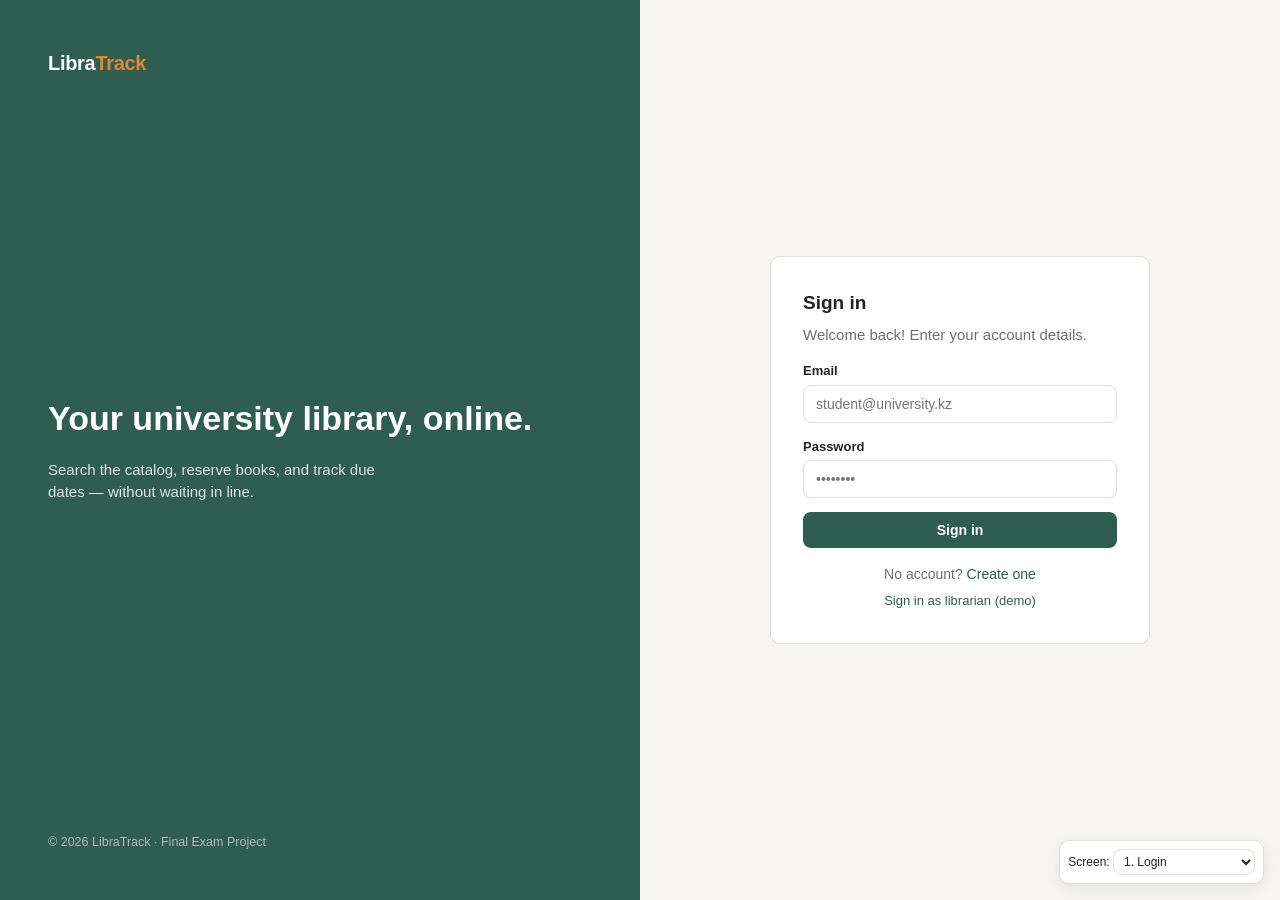
<file: docs/prototype/index.html>
<!doctype html>
<html lang="en">
<head>
<meta charset="utf-8">
<meta name="viewport" content="width=device-width, initial-scale=1">
<title>LibraTrack Prototype</title>
<style>
  :root {
    --primary: #2f5d50;
    --primary-dark: #22463c;
    --primary-soft: #e6efeb;
    --accent: #d98b3a;
    --bg: #f6f5f1;
    --surface: #ffffff;
    --text: #1f2421;
    --muted: #6b726e;
    --border: #e1dfd8;
    --danger: #b4443a;
    --ok: #2f7d4f;
    --radius: 10px;
    --font: "Inter", -apple-system, BlinkMacSystemFont, "Segoe UI", Roboto, sans-serif;
  }
  @media (prefers-color-scheme: dark) {
    :root:not([data-theme="light"]) {
      --primary: #5fa38f; --primary-dark: #4b8a77; --primary-soft: #23352f;
      --bg: #151816; --surface: #1e2220; --text: #e8ebe9; --muted: #9aa39e; --border: #323835;
    }
  }
  :root[data-theme="dark"] {
    --primary: #5fa38f; --primary-dark: #4b8a77; --primary-soft: #23352f;
    --bg: #151816; --surface: #1e2220; --text: #e8ebe9; --muted: #9aa39e; --border: #323835;
  }
  .input, select, textarea { background: var(--surface) !important; }
  .auth .side { background: #2f5d50 !important; }
  * { box-sizing: border-box; }
  body { margin: 0; font-family: var(--font); background: var(--bg); color: var(--text); font-size: 15px; line-height: 1.5; }
  a { color: var(--primary); text-decoration: none; cursor: pointer; }
  h1 { font-size: 26px; margin: 0 0 4px; }
  h2 { font-size: 19px; margin: 0 0 12px; }
  .muted { color: var(--muted); }
  .screen { display: none; min-height: 100vh; }
  .screen.active { display: block; }

  .btn { display: inline-flex; align-items: center; justify-content: center; gap: 6px; border: 0; border-radius: 8px; padding: 10px 18px; font: 600 14px var(--font); cursor: pointer; background: var(--primary); color: #fff; }
  .btn:hover { background: var(--primary-dark); }
  .btn.secondary { background: var(--surface); color: var(--primary); border: 1px solid var(--primary); }
  .btn.ghost { background: transparent; color: var(--muted); }
  .btn.danger { background: var(--danger); }
  .btn.block { width: 100%; }
  .field { display: block; margin-bottom: 14px; }
  .field span { display: block; font-size: 13px; font-weight: 600; margin-bottom: 4px; }
  .input, select, textarea { width: 100%; padding: 10px 12px; border: 1px solid var(--border); border-radius: 8px; font: 14px var(--font); background: #fff; color: var(--text); }
  .card { background: var(--surface); border: 1px solid var(--border); border-radius: var(--radius); padding: 20px; }
  .badge { display: inline-block; font-size: 12px; font-weight: 600; padding: 2px 10px; border-radius: 999px; }
  .badge.ok { background: #e3f2e8; color: var(--ok); }
  .badge.warn { background: #fbeedd; color: #a8641f; }
  .badge.danger { background: #f6e1df; color: var(--danger); }

  .auth { display: grid; grid-template-columns: 1fr 1fr; min-height: 100vh; }
  .auth .side { background: var(--primary); color: #fff; padding: 48px; display: flex; flex-direction: column; justify-content: space-between; }
  .auth .side p { opacity: .85; max-width: 360px; }
  .auth .form { display: flex; align-items: center; justify-content: center; padding: 32px 16px; }
  .auth .form .card { width: 100%; max-width: 380px; padding: 32px; }
  .logo { font-weight: 800; font-size: 20px; letter-spacing: -.3px; }
  .logo b { color: var(--accent); }

  .topbar { background: var(--surface); border-bottom: 1px solid var(--border); padding: 0 24px; height: 60px; display: flex; align-items: center; gap: 28px; position: sticky; top: 0; z-index: 2; }
  .topbar .logo { color: var(--primary); }
  .topbar nav { display: flex; gap: 4px; flex: 1; }
  .topbar nav a { padding: 8px 12px; border-radius: 8px; color: var(--muted); font-weight: 600; font-size: 14px; }
  .topbar nav a.on { background: var(--primary-soft); color: var(--primary); }
  .avatar { width: 34px; height: 34px; border-radius: 50%; background: var(--accent); color: #fff; display: grid; place-items: center; font-weight: 700; font-size: 13px; }
  .page { max-width: 1100px; margin: 0 auto; padding: 28px 24px 60px; }
  .page-head { display: flex; justify-content: space-between; align-items: flex-end; gap: 16px; margin-bottom: 20px; flex-wrap: wrap; }

  .filters { display: flex; gap: 10px; margin-bottom: 20px; flex-wrap: wrap; }
  .filters .input { flex: 1; min-width: 200px; }
  .filters select { width: 180px; }
  .grid { display: grid; grid-template-columns: repeat(auto-fill, minmax(190px, 1fr)); gap: 18px; }
  .book { background: var(--surface); border: 1px solid var(--border); border-radius: var(--radius); overflow: hidden; cursor: pointer; transition: transform .15s; }
  .book:hover { transform: translateY(-3px); }
  .cover { height: 200px; display: grid; place-items: center; color: #fff; font-weight: 700; text-align: center; padding: 16px; font-size: 16px; }
  .book .meta { padding: 12px 14px; }
  .book .meta div { font-weight: 600; font-size: 14px; }
  .book .meta small { color: var(--muted); }

  .detail { display: grid; grid-template-columns: 260px 1fr; gap: 32px; }
  .detail .cover { height: 360px; border-radius: var(--radius); font-size: 22px; }
  .kv { display: grid; grid-template-columns: 140px 1fr; gap: 6px 12px; margin: 16px 0; font-size: 14px; }
  .kv dt { color: var(--muted); }
  .kv dd { margin: 0; }

  table { width: 100%; border-collapse: collapse; font-size: 14px; }
  th { text-align: left; color: var(--muted); font-weight: 600; font-size: 12px; text-transform: uppercase; letter-spacing: .4px; padding: 10px 12px; border-bottom: 1px solid var(--border); }
  td { padding: 12px; border-bottom: 1px solid var(--border); }
  .stats { display: grid; grid-template-columns: repeat(4, 1fr); gap: 14px; margin-bottom: 20px; }
  .stat .n { font-size: 26px; font-weight: 800; }
  .stat .l { color: var(--muted); font-size: 13px; }

  .modal-bg { position: fixed; inset: 0; background: rgba(20,25,22,.45); display: none; align-items: center; justify-content: center; z-index: 10; padding: 16px; }
  .modal-bg.show { display: flex; }
  .modal-bg .card { max-width: 420px; width: 100%; }
  .toast { position: fixed; bottom: 24px; left: 50%; transform: translateX(-50%); background: var(--text); color: #fff; padding: 12px 20px; border-radius: 8px; display: none; z-index: 11; font-size: 14px; }
  .toast.show { display: block; }

  .proto-nav { position: fixed; right: 16px; bottom: 16px; background: var(--surface); border: 1px solid var(--border); border-radius: 10px; padding: 8px; font-size: 12px; z-index: 5; box-shadow: 0 4px 14px rgba(0,0,0,.08); }
  .proto-nav select { width: auto; padding: 4px 6px; font-size: 12px; }

  @media (max-width: 760px) {
    .auth { grid-template-columns: 1fr; }
    .auth .side { display: none; }
    .detail { grid-template-columns: 1fr; }
    .stats { grid-template-columns: repeat(2, 1fr); }
    .topbar { gap: 12px; padding: 0 16px; overflow-x: auto; }
    .page { padding: 20px 16px 60px; }
    .table-wrap { overflow-x: auto; }
  }
</style>
</head>
<body>

<section class="screen" id="login">
  <div class="auth">
    <div class="side">
      <div class="logo">Libra<b>Track</b></div>
      <div>
        <h1 style="font-size:34px">Your university library, online.</h1>
        <p>Search the catalog, reserve books, and track due dates — without waiting in line.</p>
      </div>
      <small style="opacity:.6">© 2026 LibraTrack · Final Exam Project</small>
    </div>
    <div class="form">
      <div class="card">
        <h2>Sign in</h2>
        <p class="muted" style="margin-top:-6px">Welcome back! Enter your account details.</p>
        <label class="field"><span>Email</span><input class="input" placeholder="student@university.kz"></label>
        <label class="field"><span>Password</span><input class="input" type="password" placeholder="••••••••"></label>
        <button class="btn block" data-go="catalog">Sign in</button>
        <p class="muted" style="text-align:center;margin:16px 0 0;font-size:14px">No account? <a data-go="register">Create one</a></p>
        <p style="text-align:center;margin:6px 0 0;font-size:13px"><a data-go="admin">Sign in as librarian (demo)</a></p>
      </div>
    </div>
  </div>
</section>

<section class="screen" id="register">
  <div class="auth">
    <div class="side">
      <div class="logo">Libra<b>Track</b></div>
      <div>
        <h1 style="font-size:34px">Join in less than a minute.</h1>
        <p>Create a reader account with your university email to start borrowing.</p>
      </div>
      <small style="opacity:.6">© 2026 LibraTrack · Final Exam Project</small>
    </div>
    <div class="form">
      <div class="card">
        <h2>Create account</h2>
        <label class="field"><span>Full name</span><input class="input" placeholder="Aruzhan Bekova"></label>
        <label class="field"><span>Email</span><input class="input" placeholder="student@university.kz"></label>
        <label class="field"><span>Student ID</span><input class="input" placeholder="220103XXX"></label>
        <label class="field"><span>Password</span><input class="input" type="password" placeholder="At least 8 characters"></label>
        <button class="btn block" data-go="catalog" data-toast="Account created. Welcome!">Create account</button>
        <p class="muted" style="text-align:center;margin:16px 0 0;font-size:14px">Already registered? <a data-go="login">Sign in</a></p>
      </div>
    </div>
  </div>
</section>


<section class="screen" id="catalog">
  <header class="topbar">
    <span class="logo">Libra<b>Track</b></span>
    <nav><a class="on" data-go="catalog">Catalog</a><a data-go="loans">My loans</a><a data-go="profile">Profile</a></nav>
    <div class="avatar" data-go="profile" style="cursor:pointer">AB</div>
  </header>
  <main class="page">
    <div class="page-head">
      <div><h1>Catalog</h1><span class="muted">1,248 books available</span></div>
    </div>
    <div class="filters">
      <input class="input" placeholder="Search by title, author or ISBN…">
      <select><option>All genres</option><option>Computer Science</option><option>Fiction</option><option>History</option></select>
      <select><option>Available only</option><option>All</option></select>
    </div>
    <div class="grid">
      <div class="book" data-go="details"><div class="cover" style="background:#2f5d50">Clean Code</div><div class="meta"><div>Clean Code</div><small>Robert C. Martin</small><br><span class="badge ok">3 available</span></div></div>
      <div class="book" data-go="details"><div class="cover" style="background:#d98b3a">Spring in Action</div><div class="meta"><div>Spring in Action</div><small>Craig Walls</small><br><span class="badge ok">2 available</span></div></div>
      <div class="book" data-go="details"><div class="cover" style="background:#5b6c8f">Effective Java</div><div class="meta"><div>Effective Java</div><small>Joshua Bloch</small><br><span class="badge warn">1 available</span></div></div>
      <div class="book" data-go="details"><div class="cover" style="background:#8a4f6e">Abai Joly</div><div class="meta"><div>Abai Joly</div><small>Mukhtar Auezov</small><br><span class="badge danger">On loan</span></div></div>
      <div class="book" data-go="details"><div class="cover" style="background:#3f7d8c">Design Patterns</div><div class="meta"><div>Design Patterns</div><small>Gamma et al.</small><br><span class="badge ok">4 available</span></div></div>
      <div class="book" data-go="details"><div class="cover" style="background:#6f7a3d">Database System Concepts</div><div class="meta"><div>Database System Concepts</div><small>Silberschatz</small><br><span class="badge ok">5 available</span></div></div>
      <div class="book" data-go="details"><div class="cover" style="background:#a0503c">The Pragmatic Programmer</div><div class="meta"><div>The Pragmatic Programmer</div><small>Hunt &amp; Thomas</small><br><span class="badge warn">1 available</span></div></div>
      <div class="book" data-go="details"><div class="cover" style="background:#44546a">Sapiens</div><div class="meta"><div>Sapiens</div><small>Yuval Noah Harari</small><br><span class="badge ok">2 available</span></div></div>
    </div>
  </main>
</section>

<section class="screen" id="details">
  <header class="topbar">
    <span class="logo">Libra<b>Track</b></span>
    <nav><a class="on" data-go="catalog">Catalog</a><a data-go="loans">My loans</a><a data-go="profile">Profile</a></nav>
    <div class="avatar" data-go="profile" style="cursor:pointer">AB</div>
  </header>
  <main class="page">
    <p><a data-go="catalog">← Back to catalog</a></p>
    <div class="detail">
      <div class="cover" style="background:#d98b3a">Spring in Action</div>
      <div>
        <span class="badge ok">2 of 4 copies available</span>
        <h1 style="margin-top:10px">Spring in Action, 6th Edition</h1>
        <p class="muted" style="margin-top:0">Craig Walls · Manning, 2022</p>
        <p>A hands-on guide to the Spring Framework and Spring Boot: building web applications with Spring MVC, persisting data with Spring Data JPA, securing apps with Spring Security and creating REST APIs.</p>
        <dl class="kv">
          <dt>ISBN</dt><dd>978-1617297571</dd>
          <dt>Genre</dt><dd>Computer Science</dd>
          <dt>Pages</dt><dd>520</dd>
          <dt>Shelf</dt><dd>Hall B · Shelf 14</dd>
          <dt>Loan period</dt><dd>14 days</dd>
        </dl>
        <div style="display:flex;gap:10px;flex-wrap:wrap">
          <button class="btn" data-modal="confirm">Reserve this book</button>
          <button class="btn secondary" data-toast="Added to your wishlist">Add to wishlist</button>
        </div>
      </div>
    </div>
  </main>
  <div class="modal-bg" id="confirm">
    <div class="card">
      <h2>Confirm reservation</h2>
      <p><b>Spring in Action, 6th Edition</b></p>
      <dl class="kv" style="grid-template-columns:120px 1fr">
        <dt>Pick up by</dt><dd>Nov 3, 2026</dd>
        <dt>Due date</dt><dd>Nov 17, 2026</dd>
        <dt>Location</dt><dd>Hall B · Shelf 14</dd>
      </dl>
      <div style="display:flex;gap:10px;justify-content:flex-end">
        <button class="btn ghost" data-close>Cancel</button>
        <button class="btn" data-go="loans" data-toast="Reservation confirmed!">Confirm</button>
      </div>
    </div>
  </div>
</section>

<section class="screen" id="loans">
  <header class="topbar">
    <span class="logo">Libra<b>Track</b></span>
    <nav><a data-go="catalog">Catalog</a><a class="on" data-go="loans">My loans</a><a data-go="profile">Profile</a></nav>
    <div class="avatar" data-go="profile" style="cursor:pointer">AB</div>
  </header>
  <main class="page">
    <div class="page-head"><div><h1>My loans</h1><span class="muted">Track reservations, due dates and history</span></div></div>
    <div class="card table-wrap" style="padding:0">
      <table>
        <thead><tr><th>Book</th><th>Reserved</th><th>Due date</th><th>Status</th><th></th></tr></thead>
        <tbody>
          <tr><td><b>Spring in Action</b><br><small class="muted">Craig Walls</small></td><td>Oct 31, 2026</td><td>Nov 17, 2026</td><td><span class="badge warn">Reserved</span></td><td><button class="btn ghost" data-toast="Reservation cancelled">Cancel</button></td></tr>
          <tr><td><b>Clean Code</b><br><small class="muted">Robert C. Martin</small></td><td>Oct 20, 2026</td><td>Nov 3, 2026</td><td><span class="badge ok">Borrowed</span></td><td><button class="btn secondary" data-toast="Loan extended by 7 days">Extend</button></td></tr>
          <tr><td><b>Effective Java</b><br><small class="muted">Joshua Bloch</small></td><td>Oct 1, 2026</td><td>Oct 15, 2026</td><td><span class="badge danger">Overdue</span></td><td></td></tr>
          <tr><td><b>Design Patterns</b><br><small class="muted">Gamma et al.</small></td><td>Sep 2, 2026</td><td>Sep 16, 2026</td><td><span class="badge" style="background:#eceae4;color:var(--muted)">Returned</span></td><td></td></tr>
        </tbody>
      </table>
    </div>
  </main>
</section>

<section class="screen" id="profile">
  <header class="topbar">
    <span class="logo">Libra<b>Track</b></span>
    <nav><a data-go="catalog">Catalog</a><a data-go="loans">My loans</a><a class="on" data-go="profile">Profile</a></nav>
    <div class="avatar">AB</div>
  </header>
  <main class="page" style="max-width:640px">
    <h1>Profile</h1>
    <p class="muted">Manage your personal information</p>
    <div class="card">
      <div style="display:flex;align-items:center;gap:14px;margin-bottom:20px">
        <div class="avatar" style="width:56px;height:56px;font-size:18px">AB</div>
        <div><b>Aruzhan Bekova</b><br><small class="muted">Reader · since Sep 2026</small></div>
      </div>
      <label class="field"><span>Full name</span><input class="input" value="Aruzhan Bekova"></label>
      <label class="field"><span>Email</span><input class="input" value="a.bekova@university.kz"></label>
      <label class="field"><span>Student ID</span><input class="input" value="220103045"></label>
      <div style="display:flex;gap:10px;justify-content:space-between;flex-wrap:wrap">
        <button class="btn" data-toast="Profile saved">Save changes</button>
        <button class="btn ghost" data-go="login">Log out</button>
      </div>
    </div>
  </main>
</section>

<section class="screen" id="admin">
  <header class="topbar">
    <span class="logo">Libra<b>Track</b> <small class="muted" style="font-weight:600">Admin</small></span>
    <nav><a class="on" data-go="admin">Dashboard</a><a data-go="addbook">Add book</a></nav>
    <a data-go="login" class="muted" style="font-size:14px;font-weight:600">Log out</a>
  </header>
  <main class="page">
    <div class="page-head">
      <div><h1>Librarian dashboard</h1><span class="muted">Overview of books and loans</span></div>
      <button class="btn" data-go="addbook">+ Add book</button>
    </div>
    <div class="stats">
      <div class="card stat"><div class="n">1,248</div><div class="l">Books in catalog</div></div>
      <div class="card stat"><div class="n">312</div><div class="l">Active loans</div></div>
      <div class="card stat"><div class="n" style="color:var(--danger)">17</div><div class="l">Overdue</div></div>
      <div class="card stat"><div class="n">845</div><div class="l">Registered readers</div></div>
    </div>
    <div class="card table-wrap" style="padding:0">
      <div style="padding:16px 16px 0"><h2>Pending reservations</h2></div>
      <table>
        <thead><tr><th>Reader</th><th>Book</th><th>Requested</th><th>Action</th></tr></thead>
        <tbody>
          <tr><td>Aruzhan Bekova</td><td>Spring in Action</td><td>Oct 31, 2026</td><td><button class="btn" data-toast="Marked as issued">Issue</button></td></tr>
          <tr><td>Daniyar Seitkali</td><td>Database System Concepts</td><td>Oct 30, 2026</td><td><button class="btn" data-toast="Marked as issued">Issue</button></td></tr>
          <tr><td>Madina Omarova</td><td>Clean Code</td><td>Oct 29, 2026</td><td><button class="btn" data-toast="Marked as issued">Issue</button></td></tr>
        </tbody>
      </table>
    </div>
  </main>
</section>

<section class="screen" id="addbook">
  <header class="topbar">
    <span class="logo">Libra<b>Track</b> <small class="muted" style="font-weight:600">Admin</small></span>
    <nav><a data-go="admin">Dashboard</a><a class="on" data-go="addbook">Add book</a></nav>
    <a data-go="login" class="muted" style="font-size:14px;font-weight:600">Log out</a>
  </header>
  <main class="page" style="max-width:640px">
    <p><a data-go="admin">← Back to dashboard</a></p>
    <h1>Add a new book</h1>
    <p class="muted">All fields are validated on the server (Spring Validation).</p>
    <div class="card">
      <label class="field"><span>Title *</span><input class="input" placeholder="e.g. Spring in Action"></label>
      <label class="field"><span>Author *</span><input class="input" placeholder="e.g. Craig Walls"></label>
      <div style="display:grid;grid-template-columns:1fr 1fr;gap:12px">
        <label class="field"><span>ISBN *</span><input class="input" placeholder="978-…"></label>
        <label class="field"><span>Copies *</span><input class="input" type="number" value="1"></label>
      </div>
      <label class="field"><span>Genre</span><select><option>Computer Science</option><option>Fiction</option><option>History</option></select></label>
      <label class="field"><span>Description</span><textarea rows="4" placeholder="Short summary"></textarea></label>
      <div style="display:flex;gap:10px;justify-content:flex-end">
        <button class="btn ghost" data-go="admin">Cancel</button>
        <button class="btn" data-go="admin" data-toast="Book added to catalog">Save book</button>
      </div>
    </div>
  </main>
</section>

<div class="toast" id="toast"></div>

<div class="proto-nav">
  Screen:
  <select id="jump">
    <option value="login">1. Login</option>
    <option value="register">2. Register</option>
    <option value="catalog">3. Catalog</option>
    <option value="details">4. Book details</option>
    <option value="loans">5. My loans</option>
    <option value="profile">6. Profile</option>
    <option value="admin">7. Admin dashboard</option>
    <option value="addbook">8. Add book</option>
  </select>
</div>

<script>
  const jump = document.getElementById('jump');
  function show(id) {
    document.querySelectorAll('.screen').forEach(s => s.classList.toggle('active', s.id === id));
    document.querySelectorAll('.modal-bg').forEach(m => m.classList.remove('show'));
    jump.value = id;
    window.scrollTo(0, 0);
    if (location.hash !== '#' + id) history.replaceState(null, '', '#' + id);
  }
  function toast(msg) {
    const t = document.getElementById('toast');
    t.textContent = msg; t.classList.add('show');
    clearTimeout(toast.timer); toast.timer = setTimeout(() => t.classList.remove('show'), 2000);
  }
  document.addEventListener('click', e => {
    const el = e.target.closest('[data-go],[data-toast],[data-modal],[data-close]');
    if (!el) return;
    if (el.dataset.modal) document.getElementById(el.dataset.modal).classList.add('show');
    if (el.hasAttribute('data-close')) el.closest('.modal-bg').classList.remove('show');
    if (el.dataset.go) show(el.dataset.go);
    if (el.dataset.toast) toast(el.dataset.toast);
  });
  jump.addEventListener('change', () => show(jump.value));
  // ?figma hides the screen switcher and forces the light theme for import into Figma
  if (new URLSearchParams(location.search).has('figma')) {
    document.querySelector('.proto-nav').remove();
    document.documentElement.dataset.theme = 'light';
  }
  show(location.hash.slice(1) || 'login');
</script>
</body>
</html>
</file>
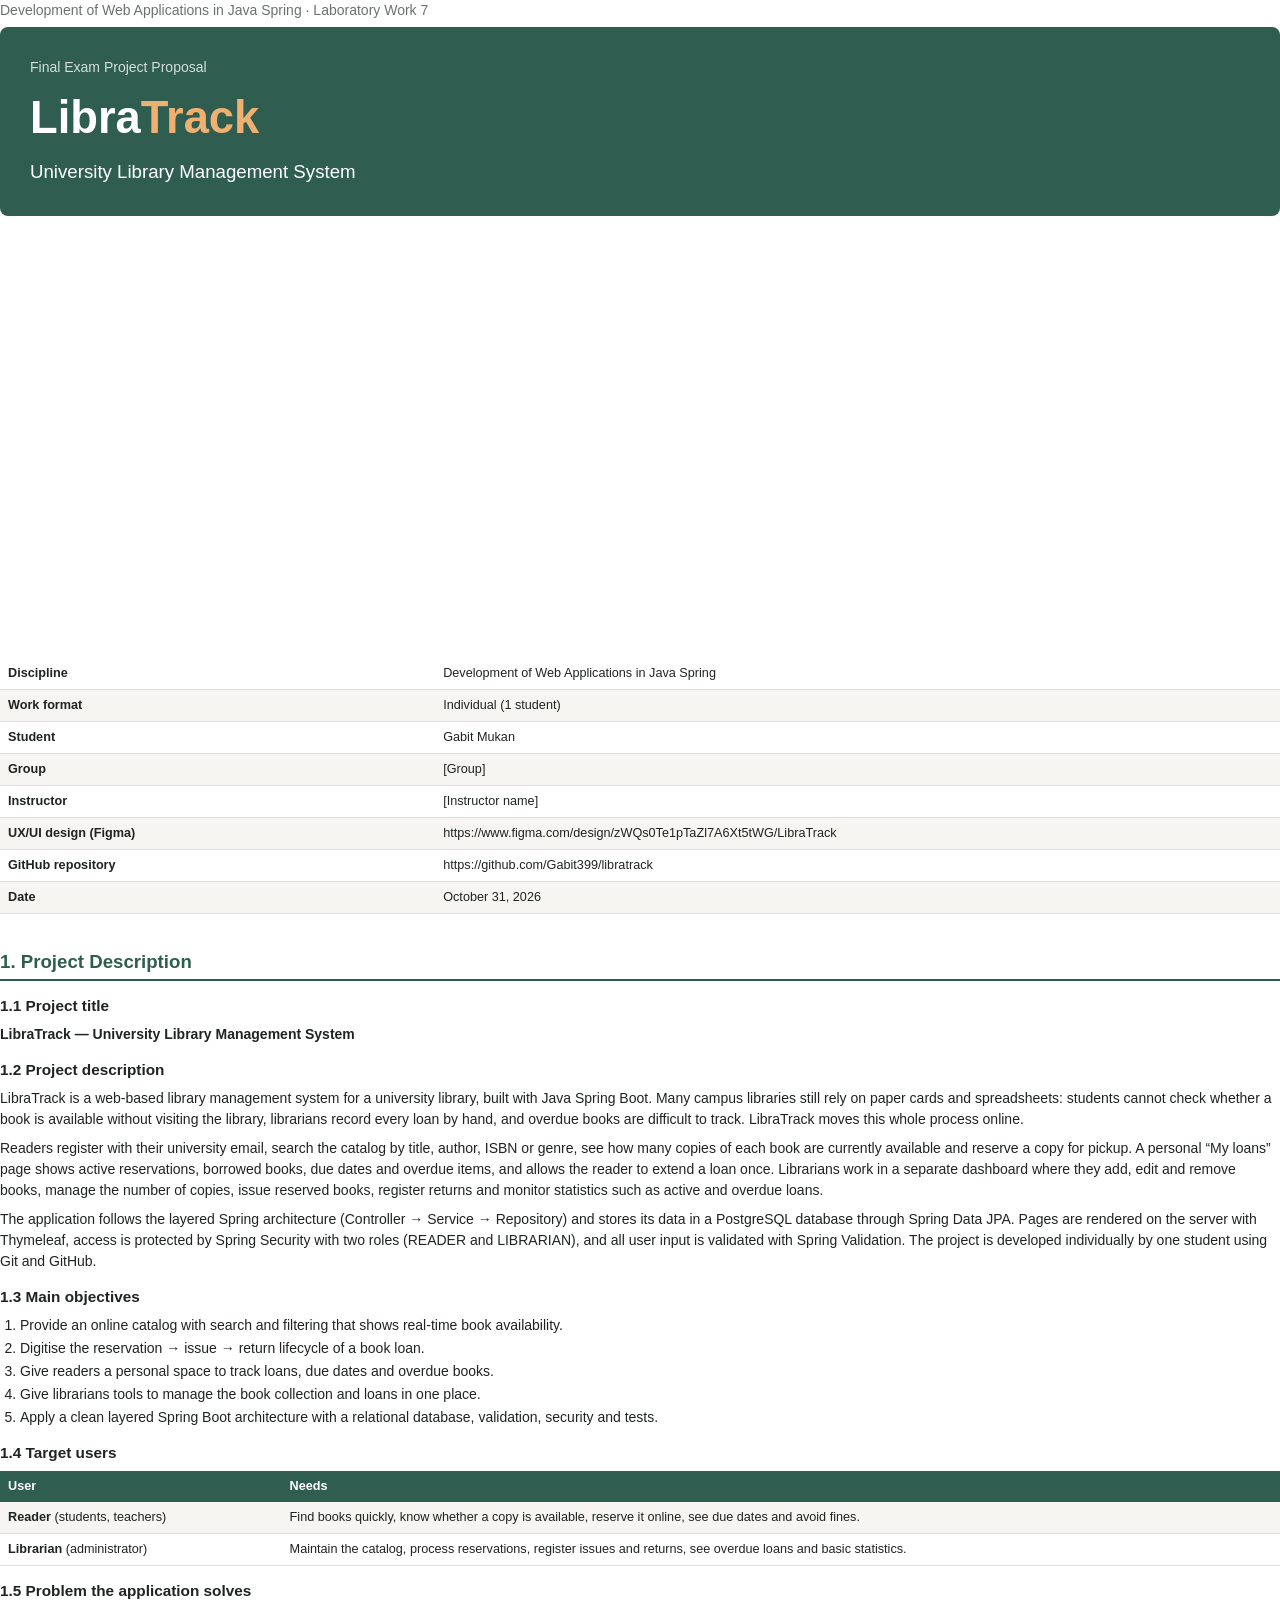
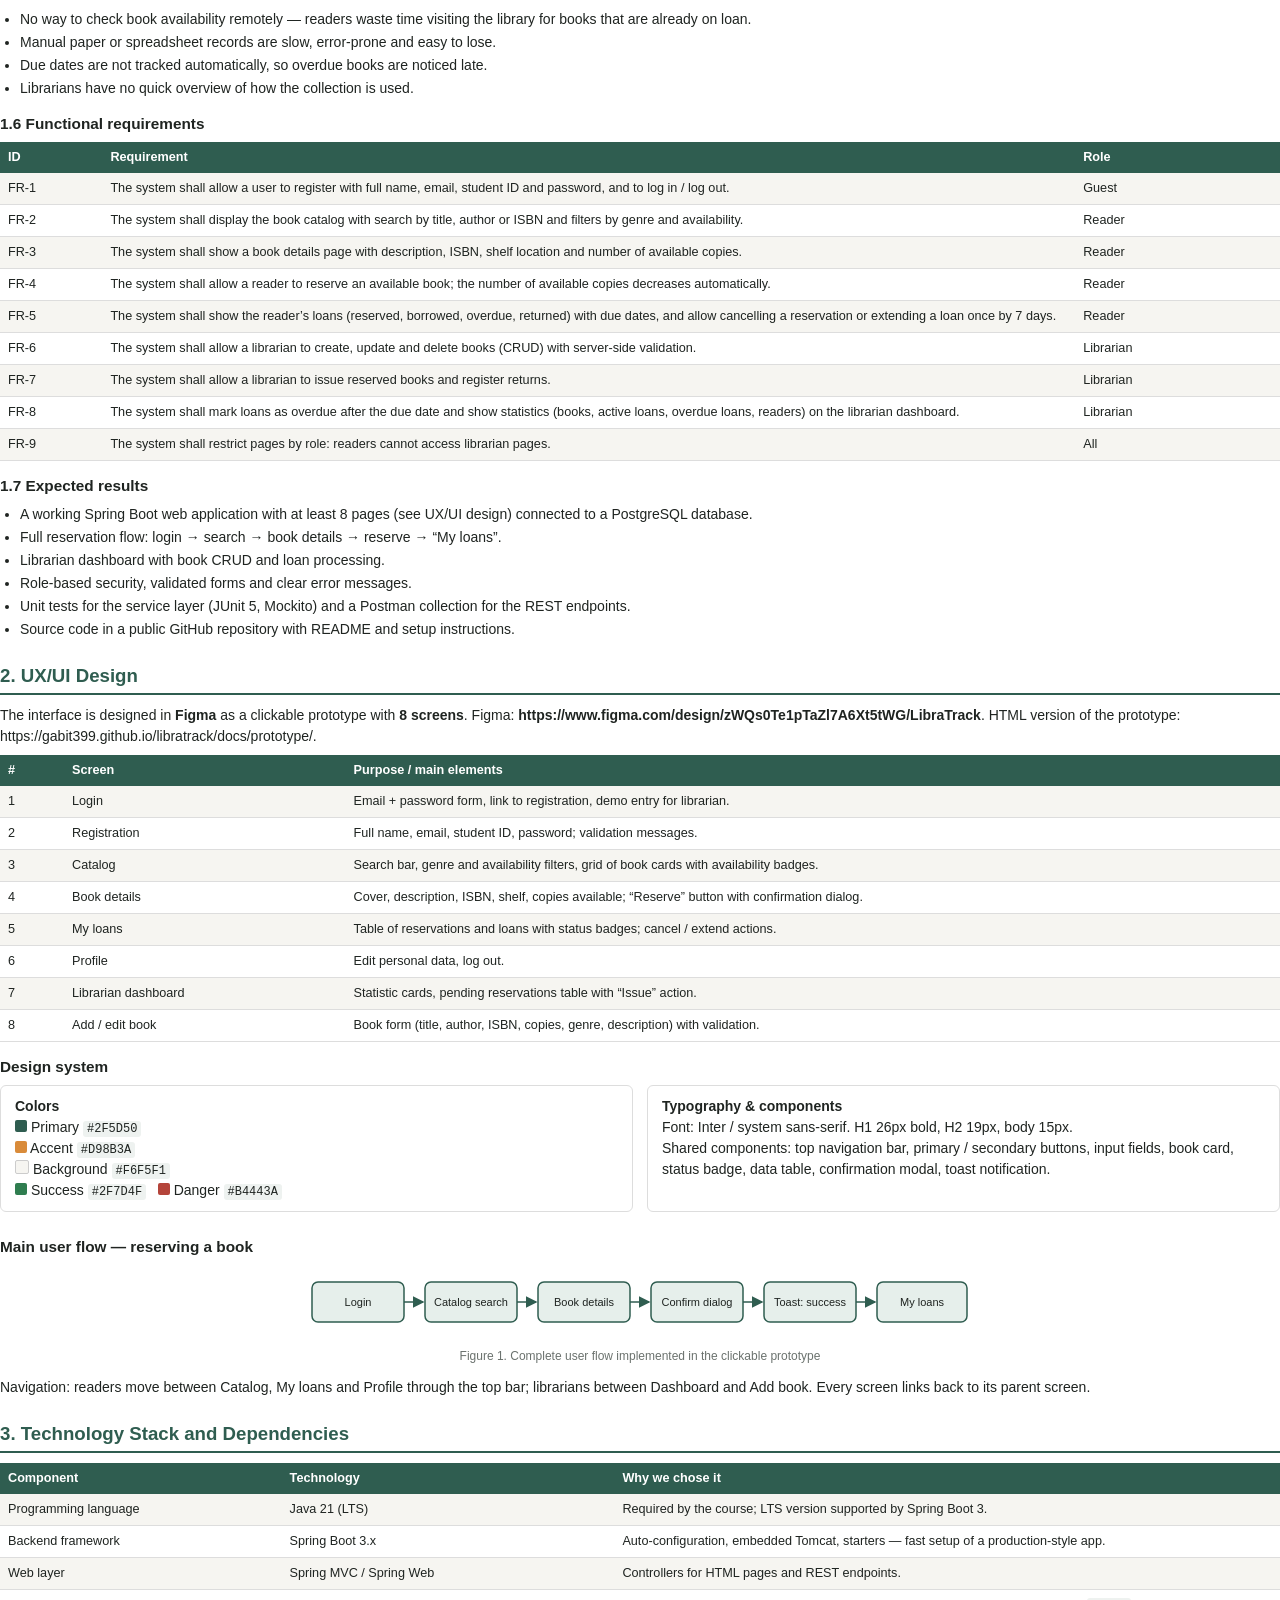
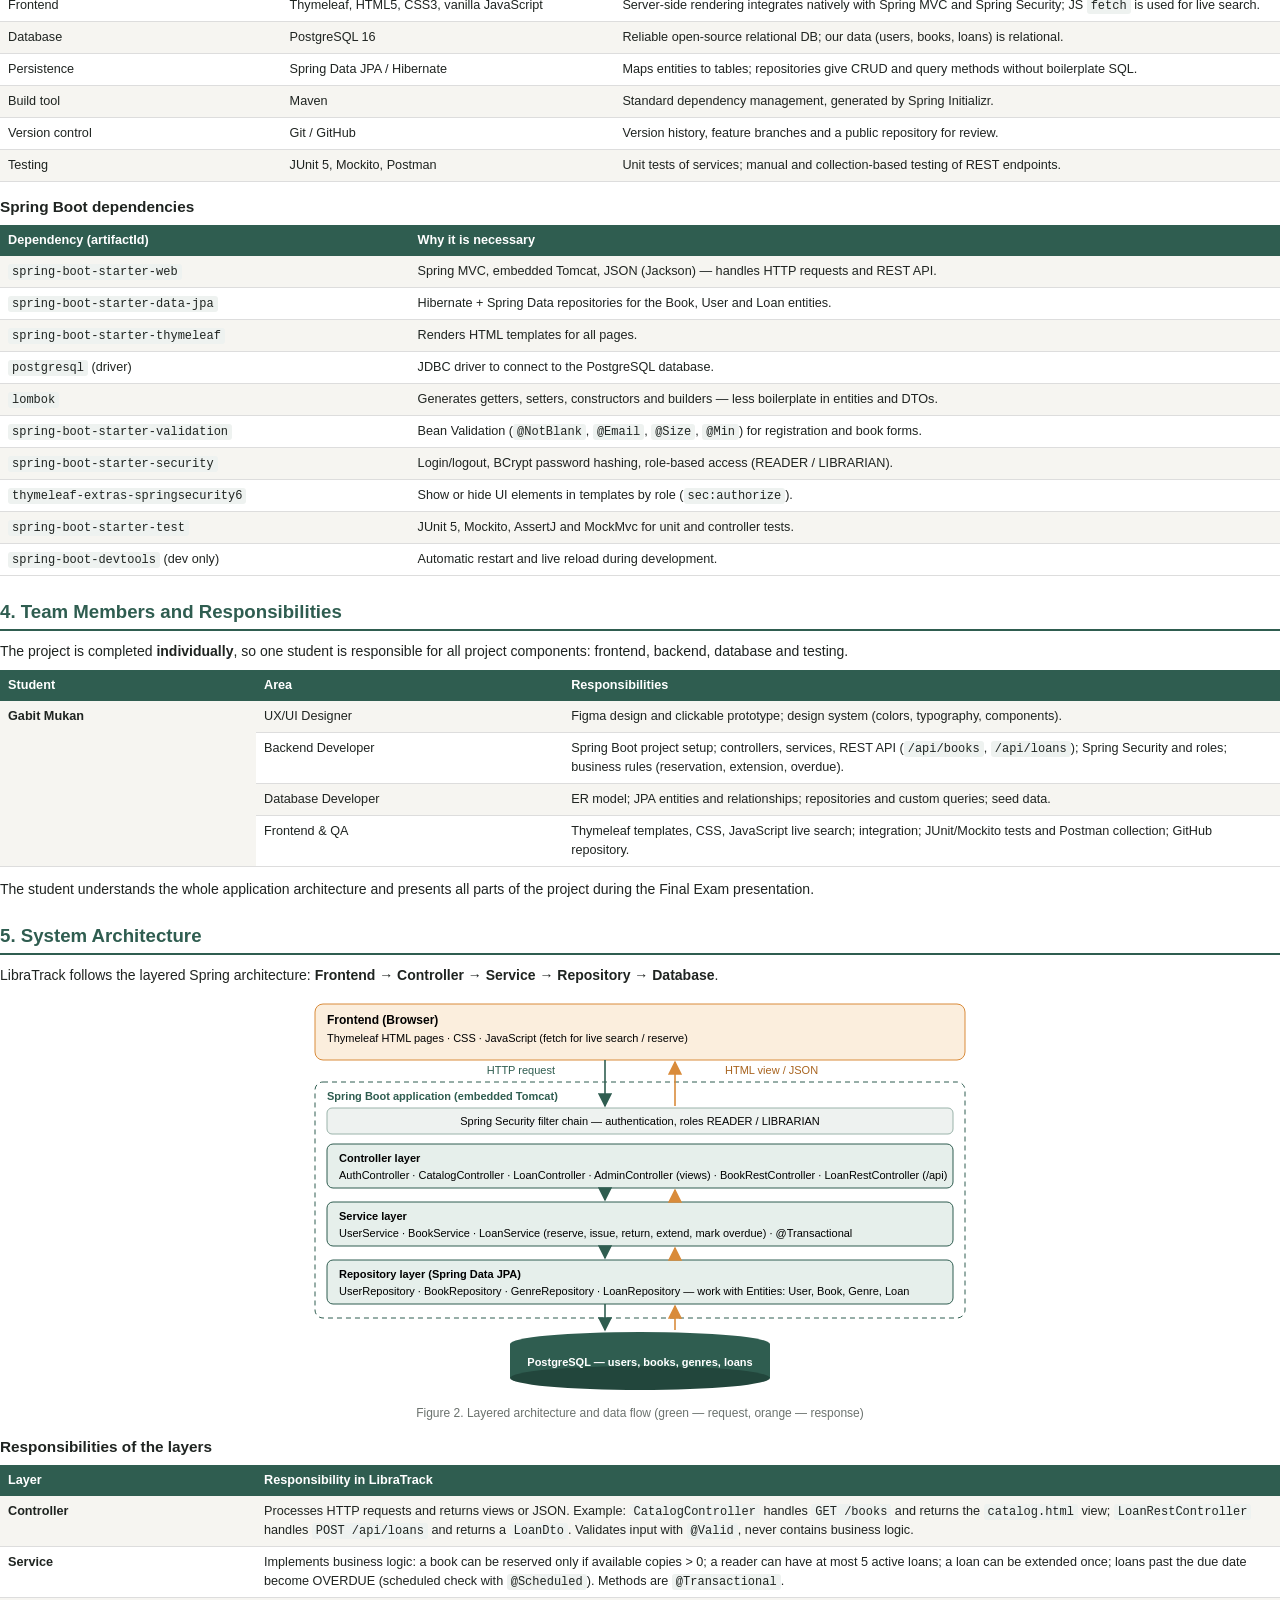
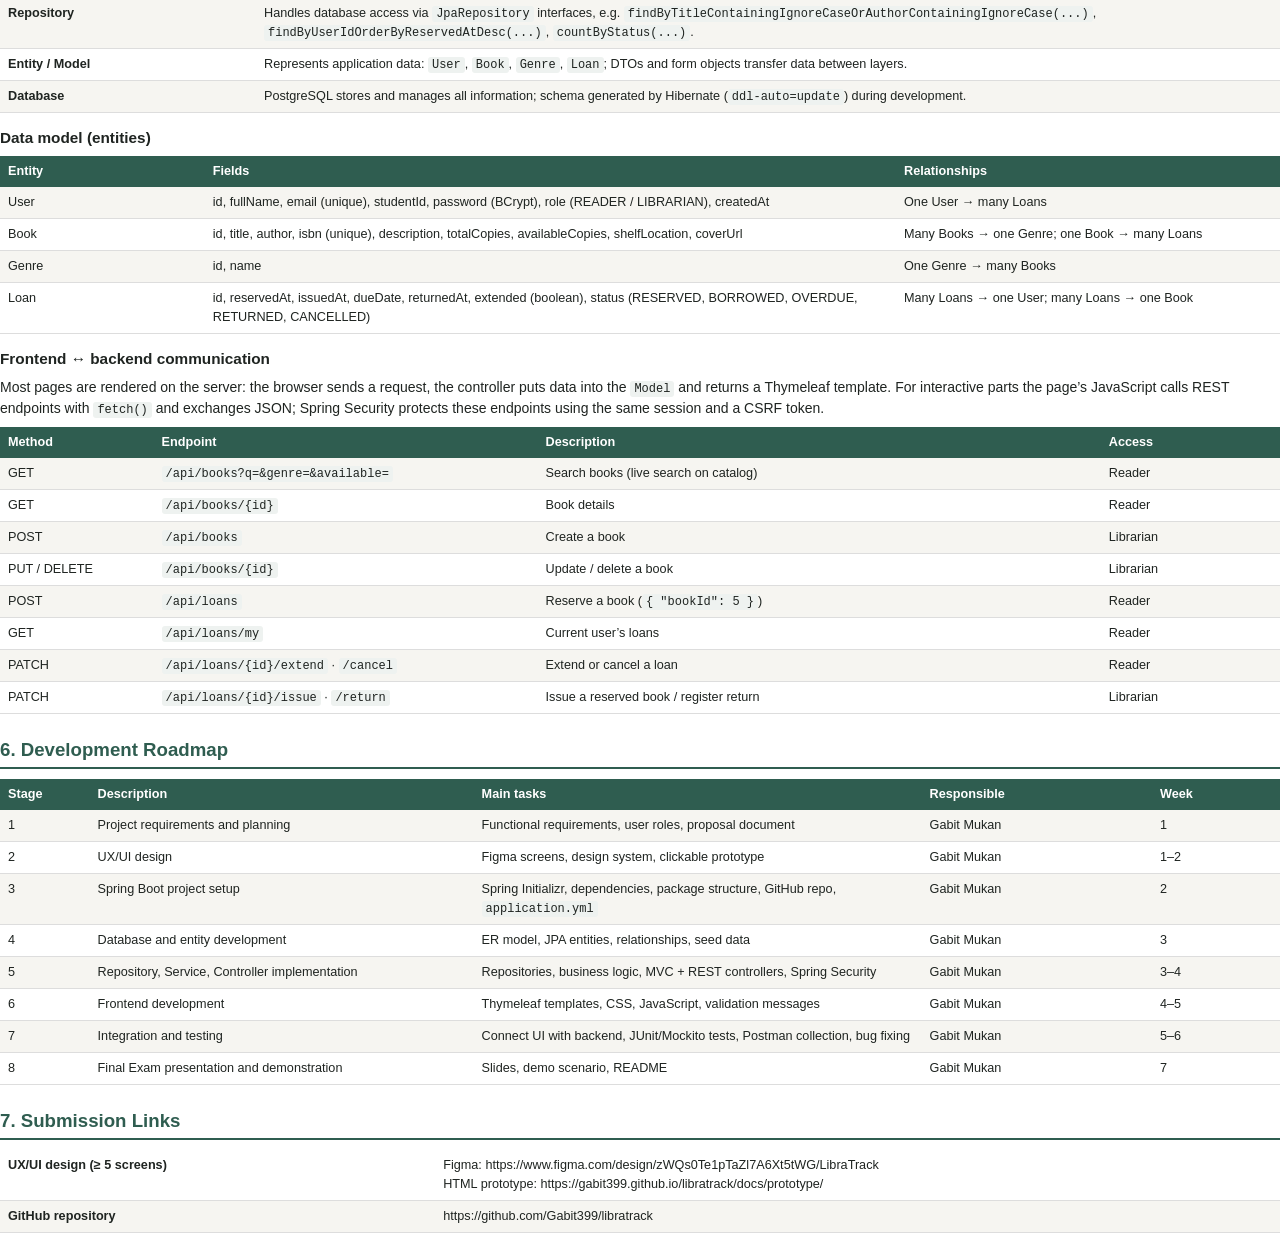
<file: docs/proposal.html>
<!doctype html>
<html lang="en">
<head>
<meta charset="utf-8">
<title>LibraTrack Project Proposal</title>
<style>
  @page { size: A4; margin: 18mm 16mm; }
  body { font-family: -apple-system, "Helvetica Neue", Arial, sans-serif; color: #1f2421; font-size: 10.5pt; line-height: 1.5; margin: 0; }
  h1 { font-size: 24pt; margin: 0; color: #2f5d50; }
  h2 { font-size: 14pt; color: #2f5d50; border-bottom: 2px solid #2f5d50; padding-bottom: 3px; margin: 22px 0 10px; page-break-after: avoid; }
  h3 { font-size: 11.5pt; margin: 14px 0 6px; page-break-after: avoid; }
  p { margin: 0 0 8px; }
  ul, ol { margin: 0 0 8px; padding-left: 20px; }
  li { margin-bottom: 2px; }
  table { width: 100%; border-collapse: collapse; margin: 6px 0 12px; font-size: 9.5pt; page-break-inside: auto; }
  tr { page-break-inside: avoid; }
  th { background: #2f5d50; color: #fff; text-align: left; padding: 6px 8px; font-weight: 600; }
  td { border-bottom: 1px solid #ddd; padding: 6px 8px; vertical-align: top; }
  tr:nth-child(even) td { background: #f6f5f1; }
  code { font-family: Menlo, Consolas, monospace; font-size: 9pt; background: #eef2f0; padding: 1px 4px; border-radius: 3px; }
  .cover { height: 245mm; display: flex; flex-direction: column; justify-content: space-between; page-break-after: always; }
  .cover .band { background: #2f5d50; color: #fff; padding: 30px; border-radius: 8px; }
  .cover .band h1 { color: #fff; font-size: 34pt; }
  .cover .band .accent { color: #f0b071; }
  .info td:first-child { width: 34%; font-weight: 600; }
  .note { background: #fbeedd; border-left: 4px solid #d98b3a; padding: 8px 12px; margin: 8px 0 12px; font-size: 9.5pt; }
  .box { border: 1px solid #ddd; border-radius: 6px; padding: 10px 14px; margin-bottom: 10px; }
  .page-break { page-break-before: always; }
  .fig { text-align: center; margin: 8px 0 4px; page-break-inside: avoid; }
  .caption { text-align: center; font-size: 9pt; color: #6b726e; margin-bottom: 12px; }
  .two { display: grid; grid-template-columns: 1fr 1fr; gap: 14px; }
</style>
</head>
<body>

<section class="cover">
  <div>
    <p style="color:#6b726e;margin-bottom:6px">Development of Web Applications in Java Spring · Laboratory Work 7</p>
    <div class="band">
      <p style="opacity:.8;margin:0 0 6px">Final Exam Project Proposal</p>
      <h1>Libra<span class="accent">Track</span></h1>
      <p style="font-size:14pt;margin:6px 0 0">University Library Management System</p>
    </div>
  </div>
  <table class="info">
    <tr><td>Discipline</td><td>Development of Web Applications in Java Spring</td></tr>
    <tr><td>Work format</td><td>Individual (1 student)</td></tr>
    <tr><td>Student</td><td>Gabit Mukan</td></tr>
    <tr><td>Group</td><td>[Group]</td></tr>
    <tr><td>Instructor</td><td>[Instructor name]</td></tr>
    <tr><td>UX/UI design (Figma)</td><td>https://www.figma.com/design/zWQs0Te1pTaZl7A6Xt5tWG/LibraTrack</td></tr>
    <tr><td>GitHub repository</td><td>https://github.com/Gabit399/libratrack</td></tr>
    <tr><td>Date</td><td>October 31, 2026</td></tr>
  </table>
</section>

<h2>1. Project Description</h2>
<h3>1.1 Project title</h3>
<p><b>LibraTrack — University Library Management System</b></p>

<h3>1.2 Project description</h3>
<p id="desc">LibraTrack is a web-based library management system for a university library, built with Java Spring Boot. Many campus libraries still rely on paper cards and spreadsheets: students cannot check whether a book is available without visiting the library, librarians record every loan by hand, and overdue books are difficult to track. LibraTrack moves this whole process online.</p>
<p>Readers register with their university email, search the catalog by title, author, ISBN or genre, see how many copies of each book are currently available and reserve a copy for pickup. A personal “My loans” page shows active reservations, borrowed books, due dates and overdue items, and allows the reader to extend a loan once. Librarians work in a separate dashboard where they add, edit and remove books, manage the number of copies, issue reserved books, register returns and monitor statistics such as active and overdue loans.</p>
<p>The application follows the layered Spring architecture (Controller → Service → Repository) and stores its data in a PostgreSQL database through Spring Data JPA. Pages are rendered on the server with Thymeleaf, access is protected by Spring Security with two roles (READER and LIBRARIAN), and all user input is validated with Spring Validation. The project is developed individually by one student using Git and GitHub.</p>

<h3>1.3 Main objectives</h3>
<ol>
  <li>Provide an online catalog with search and filtering that shows real-time book availability.</li>
  <li>Digitise the reservation → issue → return lifecycle of a book loan.</li>
  <li>Give readers a personal space to track loans, due dates and overdue books.</li>
  <li>Give librarians tools to manage the book collection and loans in one place.</li>
  <li>Apply a clean layered Spring Boot architecture with a relational database, validation, security and tests.</li>
</ol>

<h3>1.4 Target users</h3>
<table>
  <tr><th style="width:22%">User</th><th>Needs</th></tr>
  <tr><td><b>Reader</b> (students, teachers)</td><td>Find books quickly, know whether a copy is available, reserve it online, see due dates and avoid fines.</td></tr>
  <tr><td><b>Librarian</b> (administrator)</td><td>Maintain the catalog, process reservations, register issues and returns, see overdue loans and basic statistics.</td></tr>
</table>

<h3>1.5 Problem the application solves</h3>
<ul>
  <li>No way to check book availability remotely — readers waste time visiting the library for books that are already on loan.</li>
  <li>Manual paper or spreadsheet records are slow, error-prone and easy to lose.</li>
  <li>Due dates are not tracked automatically, so overdue books are noticed late.</li>
  <li>Librarians have no quick overview of how the collection is used.</li>
</ul>

<h3>1.6 Functional requirements</h3>
<table>
  <tr><th style="width:8%">ID</th><th>Requirement</th><th style="width:16%">Role</th></tr>
  <tr><td>FR-1</td><td>The system shall allow a user to register with full name, email, student ID and password, and to log in / log out.</td><td>Guest</td></tr>
  <tr><td>FR-2</td><td>The system shall display the book catalog with search by title, author or ISBN and filters by genre and availability.</td><td>Reader</td></tr>
  <tr><td>FR-3</td><td>The system shall show a book details page with description, ISBN, shelf location and number of available copies.</td><td>Reader</td></tr>
  <tr><td>FR-4</td><td>The system shall allow a reader to reserve an available book; the number of available copies decreases automatically.</td><td>Reader</td></tr>
  <tr><td>FR-5</td><td>The system shall show the reader’s loans (reserved, borrowed, overdue, returned) with due dates, and allow cancelling a reservation or extending a loan once by 7 days.</td><td>Reader</td></tr>
  <tr><td>FR-6</td><td>The system shall allow a librarian to create, update and delete books (CRUD) with server-side validation.</td><td>Librarian</td></tr>
  <tr><td>FR-7</td><td>The system shall allow a librarian to issue reserved books and register returns.</td><td>Librarian</td></tr>
  <tr><td>FR-8</td><td>The system shall mark loans as overdue after the due date and show statistics (books, active loans, overdue loans, readers) on the librarian dashboard.</td><td>Librarian</td></tr>
  <tr><td>FR-9</td><td>The system shall restrict pages by role: readers cannot access librarian pages.</td><td>All</td></tr>
</table>

<h3>1.7 Expected results</h3>
<ul>
  <li>A working Spring Boot web application with at least 8 pages (see UX/UI design) connected to a PostgreSQL database.</li>
  <li>Full reservation flow: login → search → book details → reserve → “My loans”.</li>
  <li>Librarian dashboard with book CRUD and loan processing.</li>
  <li>Role-based security, validated forms and clear error messages.</li>
  <li>Unit tests for the service layer (JUnit 5, Mockito) and a Postman collection for the REST endpoints.</li>
  <li>Source code in a public GitHub repository with README and setup instructions.</li>
</ul>

<h2 class="page-break">2. UX/UI Design</h2>
<p>The interface is designed in <b>Figma</b> as a clickable prototype with <b>8 screens</b>. Figma: <b>https://www.figma.com/design/zWQs0Te1pTaZl7A6Xt5tWG/LibraTrack</b>. HTML version of the prototype: https://gabit399.github.io/libratrack/docs/prototype/.</p>
<table>
  <tr><th style="width:5%">#</th><th style="width:22%">Screen</th><th>Purpose / main elements</th></tr>
  <tr><td>1</td><td>Login</td><td>Email + password form, link to registration, demo entry for librarian.</td></tr>
  <tr><td>2</td><td>Registration</td><td>Full name, email, student ID, password; validation messages.</td></tr>
  <tr><td>3</td><td>Catalog</td><td>Search bar, genre and availability filters, grid of book cards with availability badges.</td></tr>
  <tr><td>4</td><td>Book details</td><td>Cover, description, ISBN, shelf, copies available; “Reserve” button with confirmation dialog.</td></tr>
  <tr><td>5</td><td>My loans</td><td>Table of reservations and loans with status badges; cancel / extend actions.</td></tr>
  <tr><td>6</td><td>Profile</td><td>Edit personal data, log out.</td></tr>
  <tr><td>7</td><td>Librarian dashboard</td><td>Statistic cards, pending reservations table with “Issue” action.</td></tr>
  <tr><td>8</td><td>Add / edit book</td><td>Book form (title, author, ISBN, copies, genre, description) with validation.</td></tr>
</table>

<h3>Design system</h3>
<div class="two">
  <div class="box">
    <b>Colors</b><br>
    <span style="display:inline-block;width:12px;height:12px;background:#2f5d50;border-radius:2px"></span> Primary <code>#2F5D50</code><br>
    <span style="display:inline-block;width:12px;height:12px;background:#d98b3a;border-radius:2px"></span> Accent <code>#D98B3A</code><br>
    <span style="display:inline-block;width:12px;height:12px;background:#f6f5f1;border:1px solid #ccc;border-radius:2px"></span> Background <code>#F6F5F1</code><br>
    <span style="display:inline-block;width:12px;height:12px;background:#2f7d4f;border-radius:2px"></span> Success <code>#2F7D4F</code> &nbsp;
    <span style="display:inline-block;width:12px;height:12px;background:#b4443a;border-radius:2px"></span> Danger <code>#B4443A</code>
  </div>
  <div class="box">
    <b>Typography &amp; components</b><br>
    Font: Inter / system sans-serif. H1 26px bold, H2 19px, body 15px.<br>
    Shared components: top navigation bar, primary / secondary buttons, input fields, book card, status badge, data table, confirmation modal, toast notification.
  </div>
</div>

<h3>Main user flow — reserving a book</h3>
<div class="fig">
<svg width="660" height="70" viewBox="0 0 660 70" xmlns="http://www.w3.org/2000/svg" font-family="Helvetica, Arial" font-size="11">
  <defs><marker id="a" markerWidth="8" markerHeight="8" refX="7" refY="4" orient="auto"><path d="M0,0 L8,4 L0,8 z" fill="#2f5d50"/></marker></defs>
  <g fill="#e6efeb" stroke="#2f5d50" stroke-width="1.5">
    <rect x="2" y="15" width="92" height="40" rx="6"/><rect x="115" y="15" width="92" height="40" rx="6"/><rect x="228" y="15" width="92" height="40" rx="6"/>
    <rect x="341" y="15" width="92" height="40" rx="6"/><rect x="454" y="15" width="92" height="40" rx="6"/><rect x="567" y="15" width="90" height="40" rx="6"/>
  </g>
  <g fill="#1f2421" text-anchor="middle">
    <text x="48" y="39">Login</text><text x="161" y="39">Catalog search</text><text x="274" y="39">Book details</text>
    <text x="387" y="39">Confirm dialog</text><text x="500" y="39">Toast: success</text><text x="612" y="39">My loans</text>
  </g>
  <g stroke="#2f5d50" stroke-width="1.5" marker-end="url(#a)">
    <line x1="94" y1="35" x2="113" y2="35"/><line x1="207" y1="35" x2="226" y2="35"/><line x1="320" y1="35" x2="339" y2="35"/>
    <line x1="433" y1="35" x2="452" y2="35"/><line x1="546" y1="35" x2="565" y2="35"/>
  </g>
</svg>
</div>
<p class="caption">Figure 1. Complete user flow implemented in the clickable prototype</p>
<p>Navigation: readers move between Catalog, My loans and Profile through the top bar; librarians between Dashboard and Add book. Every screen links back to its parent screen.</p>

<h2>3. Technology Stack and Dependencies</h2>
<table>
  <tr><th style="width:22%">Component</th><th style="width:26%">Technology</th><th>Why we chose it</th></tr>
  <tr><td>Programming language</td><td>Java 21 (LTS)</td><td>Required by the course; LTS version supported by Spring Boot 3.</td></tr>
  <tr><td>Backend framework</td><td>Spring Boot 3.x</td><td>Auto-configuration, embedded Tomcat, starters — fast setup of a production-style app.</td></tr>
  <tr><td>Web layer</td><td>Spring MVC / Spring Web</td><td>Controllers for HTML pages and REST endpoints.</td></tr>
  <tr><td>Frontend</td><td>Thymeleaf, HTML5, CSS3, vanilla JavaScript</td><td>Server-side rendering integrates natively with Spring MVC and Spring Security; JS <code>fetch</code> is used for live search.</td></tr>
  <tr><td>Database</td><td>PostgreSQL 16</td><td>Reliable open-source relational DB; our data (users, books, loans) is relational.</td></tr>
  <tr><td>Persistence</td><td>Spring Data JPA / Hibernate</td><td>Maps entities to tables; repositories give CRUD and query methods without boilerplate SQL.</td></tr>
  <tr><td>Build tool</td><td>Maven</td><td>Standard dependency management, generated by Spring Initializr.</td></tr>
  <tr><td>Version control</td><td>Git / GitHub</td><td>Version history, feature branches and a public repository for review.</td></tr>
  <tr><td>Testing</td><td>JUnit 5, Mockito, Postman</td><td>Unit tests of services; manual and collection-based testing of REST endpoints.</td></tr>
</table>

<h3>Spring Boot dependencies</h3>
<table>
  <tr><th style="width:32%">Dependency (artifactId)</th><th>Why it is necessary</th></tr>
  <tr><td><code>spring-boot-starter-web</code></td><td>Spring MVC, embedded Tomcat, JSON (Jackson) — handles HTTP requests and REST API.</td></tr>
  <tr><td><code>spring-boot-starter-data-jpa</code></td><td>Hibernate + Spring Data repositories for the Book, User and Loan entities.</td></tr>
  <tr><td><code>spring-boot-starter-thymeleaf</code></td><td>Renders HTML templates for all pages.</td></tr>
  <tr><td><code>postgresql</code> (driver)</td><td>JDBC driver to connect to the PostgreSQL database.</td></tr>
  <tr><td><code>lombok</code></td><td>Generates getters, setters, constructors and builders — less boilerplate in entities and DTOs.</td></tr>
  <tr><td><code>spring-boot-starter-validation</code></td><td>Bean Validation (<code>@NotBlank</code>, <code>@Email</code>, <code>@Size</code>, <code>@Min</code>) for registration and book forms.</td></tr>
  <tr><td><code>spring-boot-starter-security</code></td><td>Login/logout, BCrypt password hashing, role-based access (READER / LIBRARIAN).</td></tr>
  <tr><td><code>thymeleaf-extras-springsecurity6</code></td><td>Show or hide UI elements in templates by role (<code>sec:authorize</code>).</td></tr>
  <tr><td><code>spring-boot-starter-test</code></td><td>JUnit 5, Mockito, AssertJ and MockMvc for unit and controller tests.</td></tr>
  <tr><td><code>spring-boot-devtools</code> (dev only)</td><td>Automatic restart and live reload during development.</td></tr>
</table>

<h2>4. Team Members and Responsibilities</h2>
<p>The project is completed <b>individually</b>, so one student is responsible for all project components: frontend, backend, database and testing.</p>
<table>
  <tr><th style="width:20%">Student</th><th style="width:24%">Area</th><th>Responsibilities</th></tr>
  <tr><td rowspan="4"><b>Gabit Mukan</b></td><td>UX/UI Designer</td><td>Figma design and clickable prototype; design system (colors, typography, components).</td></tr>
  <tr><td>Backend Developer</td><td>Spring Boot project setup; controllers, services, REST API (<code>/api/books</code>, <code>/api/loans</code>); Spring Security and roles; business rules (reservation, extension, overdue).</td></tr>
  <tr><td>Database Developer</td><td>ER model; JPA entities and relationships; repositories and custom queries; seed data.</td></tr>
  <tr><td>Frontend &amp; QA</td><td>Thymeleaf templates, CSS, JavaScript live search; integration; JUnit/Mockito tests and Postman collection; GitHub repository.</td></tr>
</table>
<p>The student understands the whole application architecture and presents all parts of the project during the Final Exam presentation.</p>

<h2 class="page-break">5. System Architecture</h2>
<p>LibraTrack follows the layered Spring architecture: <b>Frontend → Controller → Service → Repository → Database</b>.</p>
<div class="fig">
<svg width="670" height="400" viewBox="0 0 670 400" xmlns="http://www.w3.org/2000/svg" font-family="Helvetica, Arial" font-size="11">
  <defs>
    <marker id="ar" markerWidth="9" markerHeight="9" refX="8" refY="4.5" orient="auto"><path d="M0,0 L9,4.5 L0,9 z" fill="#2f5d50"/></marker>
    <marker id="al" markerWidth="9" markerHeight="9" refX="8" refY="4.5" orient="auto"><path d="M0,0 L9,4.5 L0,9 z" fill="#d98b3a"/></marker>
  </defs>

  <rect x="10" y="10" width="650" height="56" rx="8" fill="#fbeedd" stroke="#d98b3a"/>
  <text x="22" y="30" font-weight="bold" font-size="12">Frontend (Browser)</text>
  <text x="22" y="48">Thymeleaf HTML pages · CSS · JavaScript (fetch for live search / reserve)</text>

  <rect x="10" y="88" width="650" height="236" rx="8" fill="none" stroke="#2f5d50" stroke-dasharray="5 4"/>
  <text x="22" y="106" font-weight="bold" fill="#2f5d50">Spring Boot application (embedded Tomcat)</text>
  <rect x="22" y="114" width="626" height="26" rx="5" fill="#eef2f0" stroke="#9ab3aa"/>
  <text x="335" y="131" text-anchor="middle">Spring Security filter chain — authentication, roles READER / LIBRARIAN</text>

  <rect x="22" y="150" width="626" height="44" rx="6" fill="#e6efeb" stroke="#2f5d50"/>
  <text x="34" y="168" font-weight="bold">Controller layer</text>
  <text x="34" y="185">AuthController · CatalogController · LoanController · AdminController (views) · BookRestController · LoanRestController (/api)</text>

  <rect x="22" y="208" width="626" height="44" rx="6" fill="#e6efeb" stroke="#2f5d50"/>
  <text x="34" y="226" font-weight="bold">Service layer</text>
  <text x="34" y="243">UserService · BookService · LoanService (reserve, issue, return, extend, mark overdue) · @Transactional</text>

  <rect x="22" y="266" width="626" height="44" rx="6" fill="#e6efeb" stroke="#2f5d50"/>
  <text x="34" y="284" font-weight="bold">Repository layer (Spring Data JPA)</text>
  <text x="34" y="301">UserRepository · BookRepository · GenreRepository · LoanRepository  — work with Entities: User, Book, Genre, Loan</text>

  <ellipse cx="335" cy="350" rx="130" ry="12" fill="#2f5d50"/>
  <rect x="205" y="350" width="260" height="34" fill="#2f5d50"/>
  <ellipse cx="335" cy="384" rx="130" ry="12" fill="#22463c"/>
  <text x="335" y="372" text-anchor="middle" fill="#fff" font-weight="bold">PostgreSQL — users, books, genres, loans</text>

  <g stroke="#2f5d50" stroke-width="1.6" marker-end="url(#ar)">
    <line x1="300" y1="66" x2="300" y2="112"/>
    <line x1="300" y1="194" x2="300" y2="206"/>
    <line x1="300" y1="252" x2="300" y2="264"/>
    <line x1="300" y1="310" x2="300" y2="336"/>
  </g>

  <g stroke="#d98b3a" stroke-width="1.6" marker-end="url(#al)">
    <line x1="370" y1="336" x2="370" y2="312"/>
    <line x1="370" y1="264" x2="370" y2="254"/>
    <line x1="370" y1="206" x2="370" y2="196"/>
    <line x1="370" y1="112" x2="370" y2="68"/>
  </g>
  <text x="250" y="80" fill="#2f5d50" text-anchor="end">HTTP request</text>
  <text x="420" y="80" fill="#a8641f">HTML view / JSON</text>
</svg>
</div>
<p class="caption">Figure 2. Layered architecture and data flow (green — request, orange — response)</p>

<h3>Responsibilities of the layers</h3>
<table>
  <tr><th style="width:20%">Layer</th><th>Responsibility in LibraTrack</th></tr>
  <tr><td><b>Controller</b></td><td>Processes HTTP requests and returns views or JSON. Example: <code>CatalogController</code> handles <code>GET /books</code> and returns the <code>catalog.html</code> view; <code>LoanRestController</code> handles <code>POST /api/loans</code> and returns a <code>LoanDto</code>. Validates input with <code>@Valid</code>, never contains business logic.</td></tr>
  <tr><td><b>Service</b></td><td>Implements business logic: a book can be reserved only if available copies &gt; 0; a reader can have at most 5 active loans; a loan can be extended once; loans past the due date become OVERDUE (scheduled check with <code>@Scheduled</code>). Methods are <code>@Transactional</code>.</td></tr>
  <tr><td><b>Repository</b></td><td>Handles database access via <code>JpaRepository</code> interfaces, e.g. <code>findByTitleContainingIgnoreCaseOrAuthorContainingIgnoreCase(...)</code>, <code>findByUserIdOrderByReservedAtDesc(...)</code>, <code>countByStatus(...)</code>.</td></tr>
  <tr><td><b>Entity / Model</b></td><td>Represents application data: <code>User</code>, <code>Book</code>, <code>Genre</code>, <code>Loan</code>; DTOs and form objects transfer data between layers.</td></tr>
  <tr><td><b>Database</b></td><td>PostgreSQL stores and manages all information; schema generated by Hibernate (<code>ddl-auto=update</code>) during development.</td></tr>
</table>

<h3>Data model (entities)</h3>
<table>
  <tr><th style="width:16%">Entity</th><th>Fields</th><th style="width:30%">Relationships</th></tr>
  <tr><td>User</td><td>id, fullName, email (unique), studentId, password (BCrypt), role (READER / LIBRARIAN), createdAt</td><td>One User → many Loans</td></tr>
  <tr><td>Book</td><td>id, title, author, isbn (unique), description, totalCopies, availableCopies, shelfLocation, coverUrl</td><td>Many Books → one Genre; one Book → many Loans</td></tr>
  <tr><td>Genre</td><td>id, name</td><td>One Genre → many Books</td></tr>
  <tr><td>Loan</td><td>id, reservedAt, issuedAt, dueDate, returnedAt, extended (boolean), status (RESERVED, BORROWED, OVERDUE, RETURNED, CANCELLED)</td><td>Many Loans → one User; many Loans → one Book</td></tr>
</table>

<h3>Frontend ↔ backend communication</h3>
<p>Most pages are rendered on the server: the browser sends a request, the controller puts data into the <code>Model</code> and returns a Thymeleaf template. For interactive parts the page’s JavaScript calls REST endpoints with <code>fetch()</code> and exchanges JSON; Spring Security protects these endpoints using the same session and a CSRF token.</p>
<table>
  <tr><th style="width:12%">Method</th><th style="width:30%">Endpoint</th><th>Description</th><th style="width:14%">Access</th></tr>
  <tr><td>GET</td><td><code>/api/books?q=&amp;genre=&amp;available=</code></td><td>Search books (live search on catalog)</td><td>Reader</td></tr>
  <tr><td>GET</td><td><code>/api/books/{id}</code></td><td>Book details</td><td>Reader</td></tr>
  <tr><td>POST</td><td><code>/api/books</code></td><td>Create a book</td><td>Librarian</td></tr>
  <tr><td>PUT / DELETE</td><td><code>/api/books/{id}</code></td><td>Update / delete a book</td><td>Librarian</td></tr>
  <tr><td>POST</td><td><code>/api/loans</code></td><td>Reserve a book (<code>{ "bookId": 5 }</code>)</td><td>Reader</td></tr>
  <tr><td>GET</td><td><code>/api/loans/my</code></td><td>Current user’s loans</td><td>Reader</td></tr>
  <tr><td>PATCH</td><td><code>/api/loans/{id}/extend</code> · <code>/cancel</code></td><td>Extend or cancel a loan</td><td>Reader</td></tr>
  <tr><td>PATCH</td><td><code>/api/loans/{id}/issue</code> · <code>/return</code></td><td>Issue a reserved book / register return</td><td>Librarian</td></tr>
</table>

<h2>6. Development Roadmap</h2>
<table>
  <tr><th style="width:7%">Stage</th><th style="width:30%">Description</th><th>Main tasks</th><th style="width:18%">Responsible</th><th style="width:10%">Week</th></tr>
  <tr><td>1</td><td>Project requirements and planning</td><td>Functional requirements, user roles, proposal document</td><td>Gabit Mukan</td><td>1</td></tr>
  <tr><td>2</td><td>UX/UI design</td><td>Figma screens, design system, clickable prototype</td><td>Gabit Mukan</td><td>1–2</td></tr>
  <tr><td>3</td><td>Spring Boot project setup</td><td>Spring Initializr, dependencies, package structure, GitHub repo, <code>application.yml</code></td><td>Gabit Mukan</td><td>2</td></tr>
  <tr><td>4</td><td>Database and entity development</td><td>ER model, JPA entities, relationships, seed data</td><td>Gabit Mukan</td><td>3</td></tr>
  <tr><td>5</td><td>Repository, Service, Controller implementation</td><td>Repositories, business logic, MVC + REST controllers, Spring Security</td><td>Gabit Mukan</td><td>3–4</td></tr>
  <tr><td>6</td><td>Frontend development</td><td>Thymeleaf templates, CSS, JavaScript, validation messages</td><td>Gabit Mukan</td><td>4–5</td></tr>
  <tr><td>7</td><td>Integration and testing</td><td>Connect UI with backend, JUnit/Mockito tests, Postman collection, bug fixing</td><td>Gabit Mukan</td><td>5–6</td></tr>
  <tr><td>8</td><td>Final Exam presentation and demonstration</td><td>Slides, demo scenario, README</td><td>Gabit Mukan</td><td>7</td></tr>
</table>

<h2>7. Submission Links</h2>
<table class="info">
  <tr><td>UX/UI design (≥ 5 screens)</td><td>Figma: https://www.figma.com/design/zWQs0Te1pTaZl7A6Xt5tWG/LibraTrack<br>HTML prototype: https://gabit399.github.io/libratrack/docs/prototype/</td></tr>
  <tr><td>GitHub repository</td><td>https://github.com/Gabit399/libratrack</td></tr>
</table>

</body>
</html>
</file>
